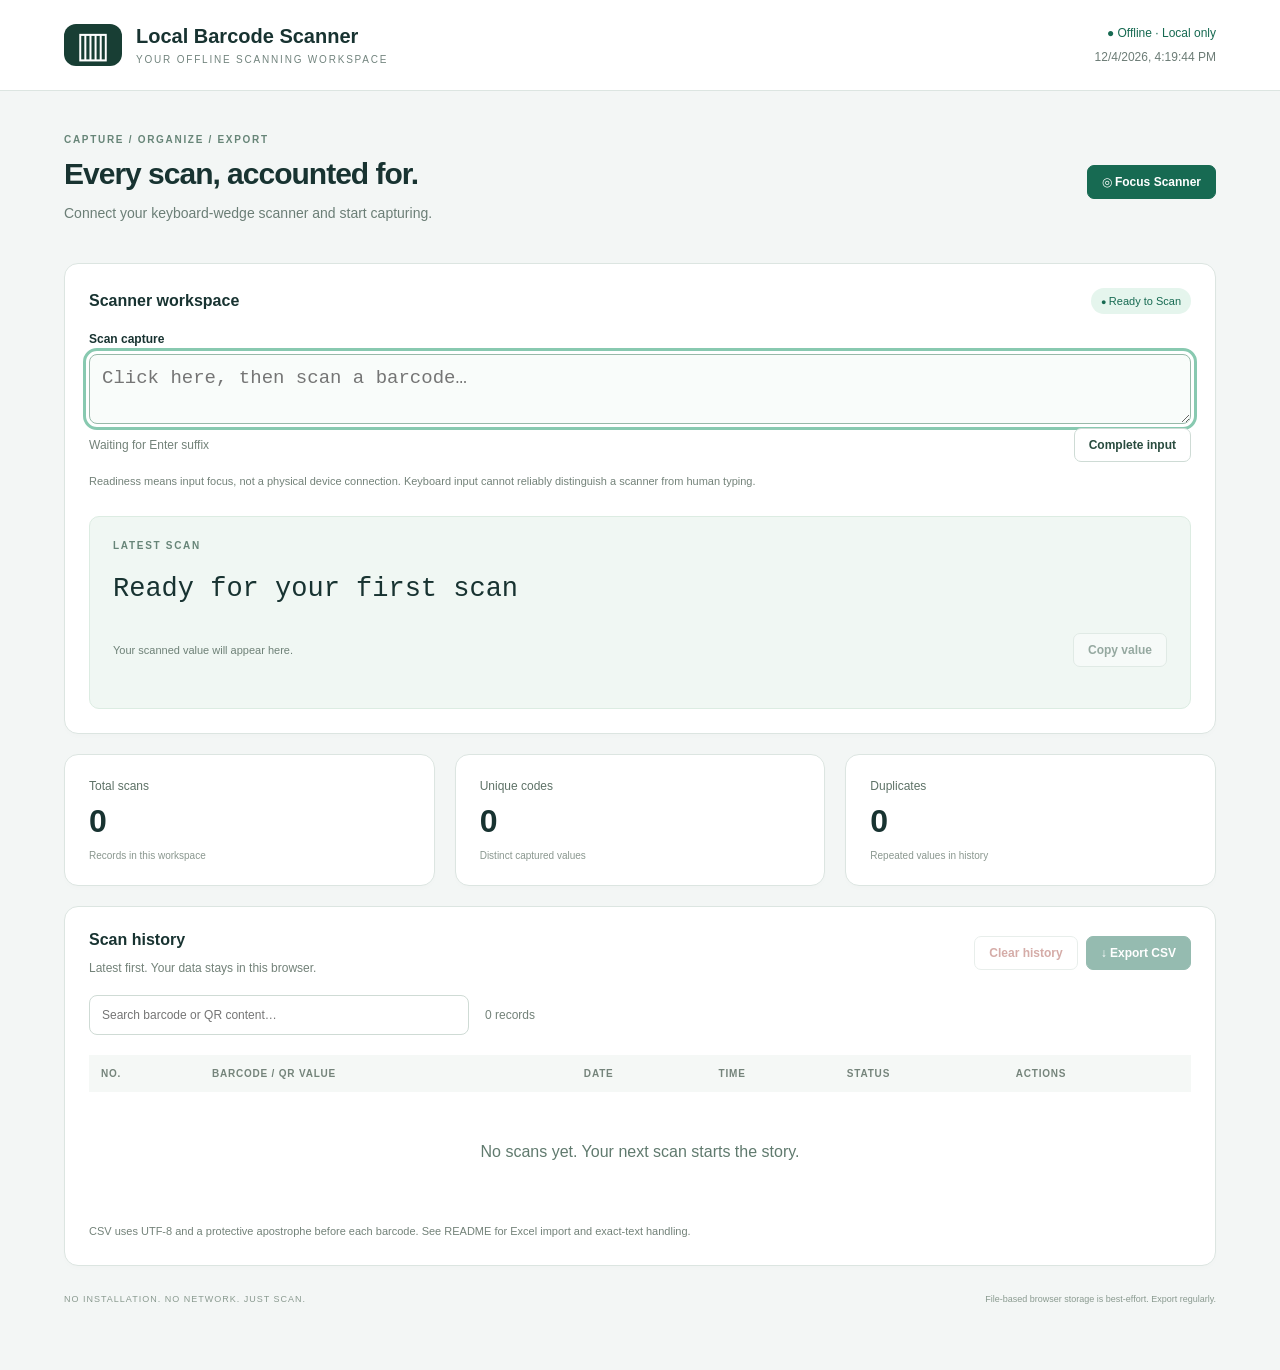
<file: index.html>
<!doctype html>
<html lang="en">

<head>
    <meta charset="UTF-8">
    <meta name="viewport" content="width=device-width,initial-scale=1">
    <meta http-equiv="Content-Security-Policy"
        content="default-src 'none'; script-src 'self'; style-src 'self'; img-src 'self' data:; connect-src https://update.wymanmelyssa4.workers.dev; object-src 'none'; base-uri 'none'; form-action 'none'">
    <title>Local Barcode Scanner</title>
    <link rel="stylesheet" href="css/style.css">
    <script defer src="js/scanner.js"></script>
    <script defer src="js/barcode.js"></script>
    <script defer src="js/storage.js"></script>
    <script defer src="js/csv.js"></script>
    <script defer src="js/app.js"></script>
</head>

<body>
    <header>
        <div class="brand"><span class="logo" aria-hidden="true">▥</span>
            <div>
                <h1>Local Barcode Scanner</h1>
                <p>YOUR OFFLINE SCANNING WORKSPACE</p>
            </div>
        </div>
        <div class="header-right"><span class="offline">● Offline · Local only</span><time id="clock"></time></div>
    </header>
    <main>
        <div class="intro">
            <div><span class="eyebrow">CAPTURE / ORGANIZE / EXPORT</span>
                <h2>Every scan, accounted for.</h2>
                <p>Connect your keyboard-wedge scanner and start capturing.</p>
            </div><button id="focus" class="primary">◎ Focus Scanner</button>
        </div>
        <div id="storage-error" class="alert" role="alert" hidden></div>
        <div id="notice" class="notice" role="status" hidden></div>
        <div class="workspace">
            <section class="capture card">
                <div class="section-title">
                    <h3>Scanner workspace</h3><span id="ready" class="badge">Input not focused</span>
                </div><label for="capture">Scan capture</label><textarea id="capture" rows="2" spellcheck="false"
                    autocapitalize="off" autocomplete="off" placeholder="Click here, then scan a barcode…"
                    aria-describedby="capture-help"></textarea>
                <div class="capture-bottom"><small id="capture-help">Waiting for Enter suffix</small><button
                        id="complete">Complete input</button></div>
                <p class="hint">Readiness means input focus, not a physical device connection. Keyboard input cannot
                    reliably distinguish a scanner from human typing.</p>
                <div class="latest">
                    <div class="section-title"><span class="eyebrow">LATEST SCAN</span><span id="success"
                            class="success" hidden>✓ Captured</span></div>
                    <div id="latest-value" class="latest-value">Ready for your first scan</div>
                    <div class="section-title"><time id="latest-time">Your scanned value will appear here.</time><button
                            id="copy-latest" disabled>Copy value</button></div>
                </div>
            </section>
            <aside class="card settings" style="display: none !important;">
                <div class="section-title">
                    <h3>Capture settings</h3><span aria-hidden="true">⚙</span>
                </div><label for="mode">Completion mode</label><select id="mode">
                    <option value="enter">Enter suffix</option>
                    <option value="tab">Tab suffix</option>
                    <option value="timeout">Inactivity timeout</option>
                </select><label for="timeout">Inactivity timeout <span class="muted">(50–1000 ms)</span></label><input
                    id="timeout" type="number" min="50" max="1000" step="1" value="150">
                <p class="hint">Timeout requires a pause between scans. Enter or Tab is recommended for rapid scanning.
                </p><label class="toggle"><span>Scan sound</span><input id="sound" type="checkbox"></label><label
                    class="toggle"><span>Highlight duplicates</span><input id="highlight" type="checkbox"></label><label
                    class="toggle"><span>Remember scan history</span><input id="persist" type="checkbox"></label><button
                    id="defaults" class="full">Restore default settings</button>
            </aside>
        </div>
        <section class="stats" aria-label="Scan statistics">
            <div class="card"><span>Total scans</span><strong id="total">0</strong><small>Records in this
                    workspace</small></div>
            <div class="card"><span>Unique codes</span><strong id="unique">0</strong><small>Distinct captured
                    values</small></div>
            <div class="card"><span>Duplicates</span><strong id="duplicates">0</strong><small>Repeated values in
                    history</small></div>
        </section>
        <section class="card history">
            <div class="section-title">
                <div>
                    <h3>Scan history</h3>
                    <p class="muted">Latest first. Your data stays in this browser.</p>
                </div>
                <div class="actions"><button id="clear" class="danger">Clear history</button><button id="export"
                        class="primary">↓ Export CSV</button></div>
            </div>
            <div class="search-row"><label class="search-label" for="search">Search history</label><input id="search"
                    type="search" placeholder="Search barcode or QR content…"><span id="results" class="muted"></span>
            </div>
            <div class="table-wrap">
                <table>
                    <thead>
                        <tr>
                            <th>No.</th>
                            <th>Barcode / QR value</th>
                            <th>Date</th>
                            <th>Time</th>
                            <th>Status</th>
                            <th>Actions</th>
                        </tr>
                    </thead>
                    <tbody id="history"></tbody>
                </table>
            </div>
            <div id="empty" class="empty">No scans yet.<br><small>Your next scan starts the story.</small></div><button
                id="more" hidden>Show 100 more</button>
            <p class="hint">CSV uses UTF-8 and a protective apostrophe before each barcode. See README for Excel import
                and exact-text handling.</p>
        </section>
        <details class="card manual">
            <summary>Manual entry &amp; multiline QR text</summary>
            <p class="hint">Use this field for manual entry or text containing line breaks. Enter adds a new line; Add
                record submits the full value.</p><label for="manual">Barcode or QR text</label><textarea id="manual"
                rows="3" spellcheck="false"></textarea><button id="add-manual">Add record</button>
        </details>
        <footer>NO INSTALLATION. NO NETWORK. JUST SCAN.<span>File-based browser storage is best-effort. Export
                regularly.</span></footer>
    </main>
</body>

</html>
</file>
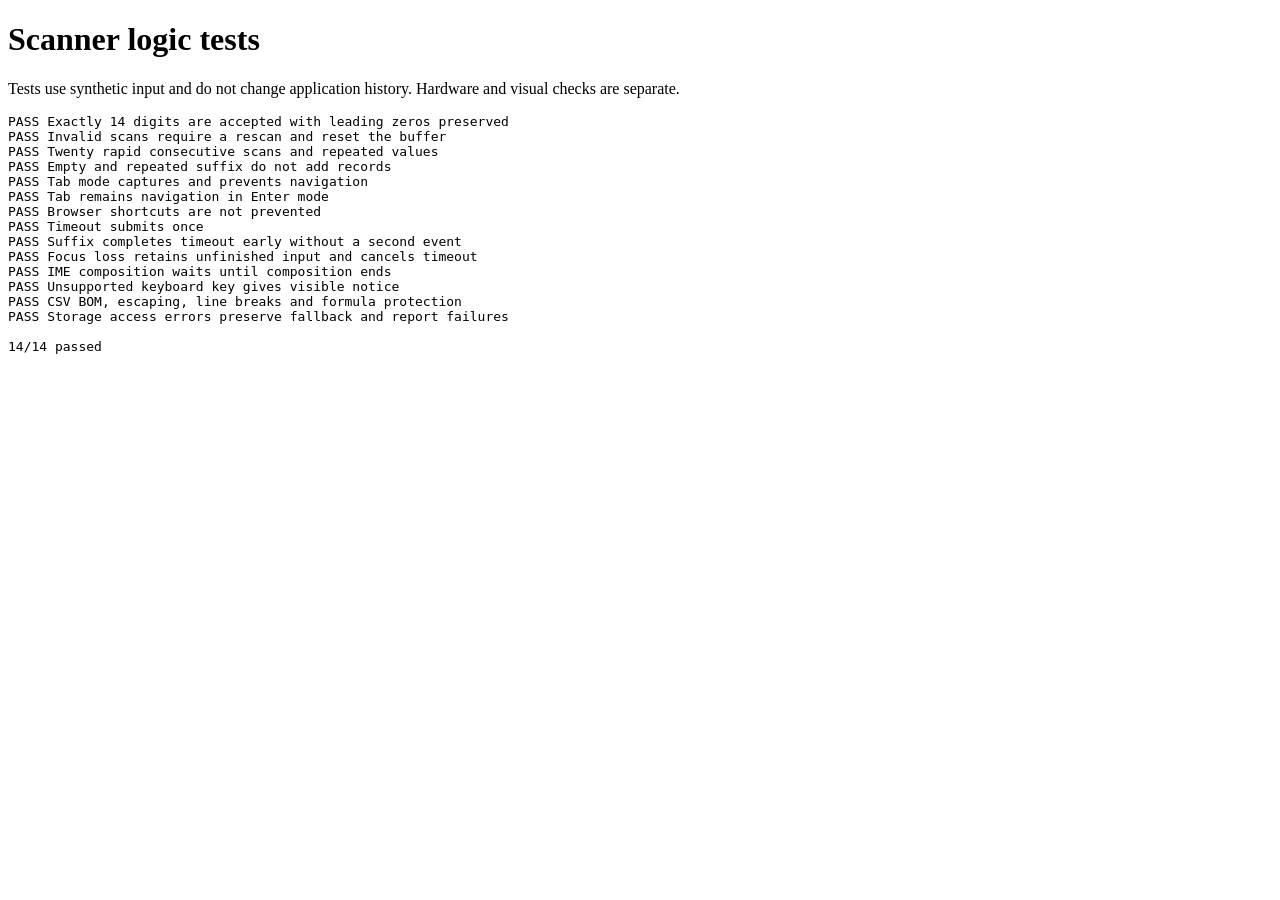
<file: tests/run.html>
<!doctype html><html lang="en"><head><meta charset="utf-8"><title>Scanner logic tests</title><script defer src="../js/scanner.js"></script><script defer src="../js/storage.js"></script><script defer src="../js/csv.js"></script><script defer src="test.js"></script></head><body><h1>Scanner logic tests</h1><p>Tests use synthetic input and do not change application history. Hardware and visual checks are separate.</p><pre id="results">Running…</pre></body></html>
</file>
<file: css/style.css>
:root {
    font-family: Inter, Segoe UI, Arial, sans-serif;
    color: #183331;
    background: #f3f6f5;
    font-synthesis: none;
    --green: #176a52;
    --border: #dce5e1
}

* {
    box-sizing: border-box
}

body {
    margin: 0
}

header {
    padding: 24px 5%;
    background: #fff;
    border-bottom: 1px solid var(--border);
    display: flex;
    justify-content: space-between;
    align-items: center
}

.brand {
    display: flex;
    gap: 14px;
    align-items: center
}

.logo {
    background: #183e34;
    color: #fff;
    font-size: 36px;
    border-radius: 12px;
    padding: 0 12px
}

h1 {
    font-size: 20px;
    margin: 0
}

.brand p {
    font-size: 10px;
    letter-spacing: 1.8px;
    margin: 6px 0 0;
    color: #72847e
}

.header-right {
    display: grid;
    gap: 10px;
    text-align: right;
    font-size: 12px;
    color: #6c7c76
}

.offline {
    color: var(--green)
}

main {
    max-width: 1380px;
    margin: auto;
    padding: 38px 5%
}

.intro {
    display: flex;
    align-items: center;
    justify-content: space-between;
    margin-bottom: 28px
}

h2 {
    font-size: 30px;
    letter-spacing: -1px;
    margin: 10px 0
}

.intro p {
    color: #6b7e76;
    font-size: 14px
}

.eyebrow {
    font-size: 10px;
    letter-spacing: 1.7px;
    font-weight: 700;
    color: #678578
}

.card {
    background: white;
    border: 1px solid var(--border);
    border-radius: 14px;
    padding: 24px;
    box-shadow: 0 3px 5px #18333103
}

.workspace {
    display: grid;
    gap: 20px
}

h3 {
    font-size: 16px;
    margin: 0
}

.section-title {
    display: flex;
    align-items: center;
    justify-content: space-between;
    gap: 14px;
    margin-bottom: 18px
}

.badge {
    font-size: 11px;
    border-radius: 20px;
    padding: 7px 10px;
    background: #f0f3f1;
    color: #63746c
}

.badge.ready {
    background: #e5f5ed;
    color: #176a52
}

.badge.ready:before {
    content: '● ';
    font-size: 9px
}

label {
    display: block;
    font-size: 12px;
    font-weight: 600;
    margin: 16px 0 8px
}

input,
textarea,
select,
button {
    font: inherit
}

input,
textarea,
select {
    width: 100%;
    border: 1px solid #cfdbd5;
    border-radius: 8px;
    background: #fff;
    padding: 12px;
    color: #183331
}

textarea {
    resize: vertical;
    min-height: 64px;
    white-space: pre-wrap;
    overflow-wrap: anywhere
}

#capture {
    font-family: Consolas, monospace;
    font-size: 19px;
    background: #f9fcfa;
    border: 1px solid #98b9a9
}

button {
    border: 1px solid #cedbd5;
    background: #fff;
    border-radius: 7px;
    color: #294b3e;
    padding: 9px 14px;
    font-size: 12px;
    font-weight: 600;
    cursor: pointer
}

button:hover {
    background: #edf5f0
}

button:disabled {
    opacity: .45;
    cursor: default
}

.primary {
    background: var(--green);
    color: white;
    border-color: var(--green)
}

.primary:hover {
    background: #12553f
}

.danger {
    color: #a3483f
}

button:focus-visible,
input:focus-visible,
textarea:focus-visible,
select:focus-visible,
summary:focus-visible {
    outline: 3px solid #88c9b0;
    outline-offset: 3px
}

.capture-bottom {
    display: flex;
    align-items: center;
    justify-content: space-between;
    gap: 12px
}

.capture-bottom small,
.hint,
.muted {
    color: #738279;
    font-size: 12px
}

.hint {
    font-size: 11px;
    line-height: 1.6
}

.latest {
    margin-top: 25px;
    padding: 23px;
    background: #f0f7f3;
    border: 1px solid #dcece2;
    border-radius: 10px;
    min-height: 180px
}

.latest-value {
    font: 27px/1.5 Consolas, monospace;
    white-space: pre-wrap;
    overflow-wrap: anywhere;
    max-height: 260px;
    overflow: auto;
    margin: 16px 0 24px
}

.latest time {
    color: #6e8177;
    font-size: 11px
}

.success {
    font-size: 11px;
    color: var(--green)
}

.toggle {
    display: flex;
    align-items: center;
    justify-content: space-between;
    padding: 11px 0;
    margin: 0;
    border-bottom: 1px solid #eef2ef
}

.toggle input {
    width: 17px;
    height: 17px;
    accent-color: var(--green)
}

.full {
    width: 100%;
    margin-top: 20px
}

.stats {
    display: grid;
    grid-template-columns: repeat(3, 1fr);
    gap: 20px;
    margin: 20px 0
}

.stats .card {
    display: grid;
    gap: 10px
}

.stats span {
    font-size: 12px;
    color: #5e7267
}

.stats strong {
    font-size: 32px;
    font-weight: 600
}

.stats small {
    color: #8a978f;
    font-size: 10px
}

.actions {
    display: flex;
    gap: 8px
}

.history p {
    margin-bottom: 0
}

.search-row {
    display: flex;
    align-items: center;
    gap: 16px;
    margin: 20px 0
}

.search-label {
    position: absolute;
    width: 1px;
    height: 1px;
    overflow: hidden;
    clip-path: inset(50%)
}

#search {
    max-width: 380px;
    font-size: 12px
}

.table-wrap {
    overflow: auto
}

table {
    width: 100%;
    border-collapse: collapse;
    text-align: left;
    font-size: 12px
}

th {
    font-size: 10px;
    letter-spacing: .8px;
    text-transform: uppercase;
    color: #75847b;
    background: #f5f8f6;
    padding: 13px 12px
}

td {
    padding: 15px 12px;
    border-bottom: 1px solid #edf1ee;
    vertical-align: top
}

td.value {
    font-family: Consolas, monospace;
    white-space: pre-wrap;
    overflow-wrap: anywhere;
    min-width: 180px;
    max-width: 450px
}

td button {
    padding: 5px 7px;
    margin: 0 5px 5px 0
}

tr.duplicate {
    background: #fff9eb
}

.status {
    white-space: nowrap;
    font-size: 10px;
    color: #6e8177
}

.duplicate .status {
    color: #99671b
}

.empty {
    text-align: center;
    padding: 44px;
    color: #607a6e;
    line-height: 2
}

.empty small {
    color: #94a198
}

.manual {
    margin-top: 20px
}

.manual summary {
    cursor: pointer;
    font-size: 13px;
    font-weight: 600
}

.manual button {
    margin-top: 12px
}

footer {
    display: flex;
    justify-content: space-between;
    gap: 16px;
    font-size: 9px;
    letter-spacing: 1px;
    color: #8a9a90;
    padding: 28px 0
}

footer span {
    letter-spacing: 0
}

.alert,
.notice {
    padding: 14px 18px;
    border-radius: 8px;
    margin-bottom: 18px;
    font-size: 13px;
    overflow-wrap: anywhere
}

.alert {
    background: #fff0e6;
    color: #8f481e
}

.notice {
    background: #e5efe9;
    color: #315c47
}

.notice.notice-error {
    background: #fef2f2;
    color: #b91c1c
}

[hidden] {
    display: none !important
}

@media(max-width:800px) {
    header {
        padding: 18px 5%
    }

    .header-right time {
        display: none
    }

    .workspace {
        grid-template-columns: 1fr
    }

    .intro {
        align-items: start;
        gap: 15px
    }

    h2 {
        font-size: 25px
    }

    .stats {
        gap: 10px
    }

    .stats .card {
        padding: 16px
    }

    .section-title {
        flex-wrap: wrap
    }

    .actions {
        flex-wrap: wrap
    }

    footer {
        flex-direction: column
    }

    .brand p {
        letter-spacing: .7px
    }

    .offline {
        font-size: 10px
    }

    .latest-value {
        font-size: 22px
    }
}

@media(prefers-reduced-motion:no-preference) {
    button {
        transition: background .15s
    }
}

/* Hide Capture settings */
aside.card.settings {
    display: none !important;
}

.manual {
    display: none !important;
}
</file>
